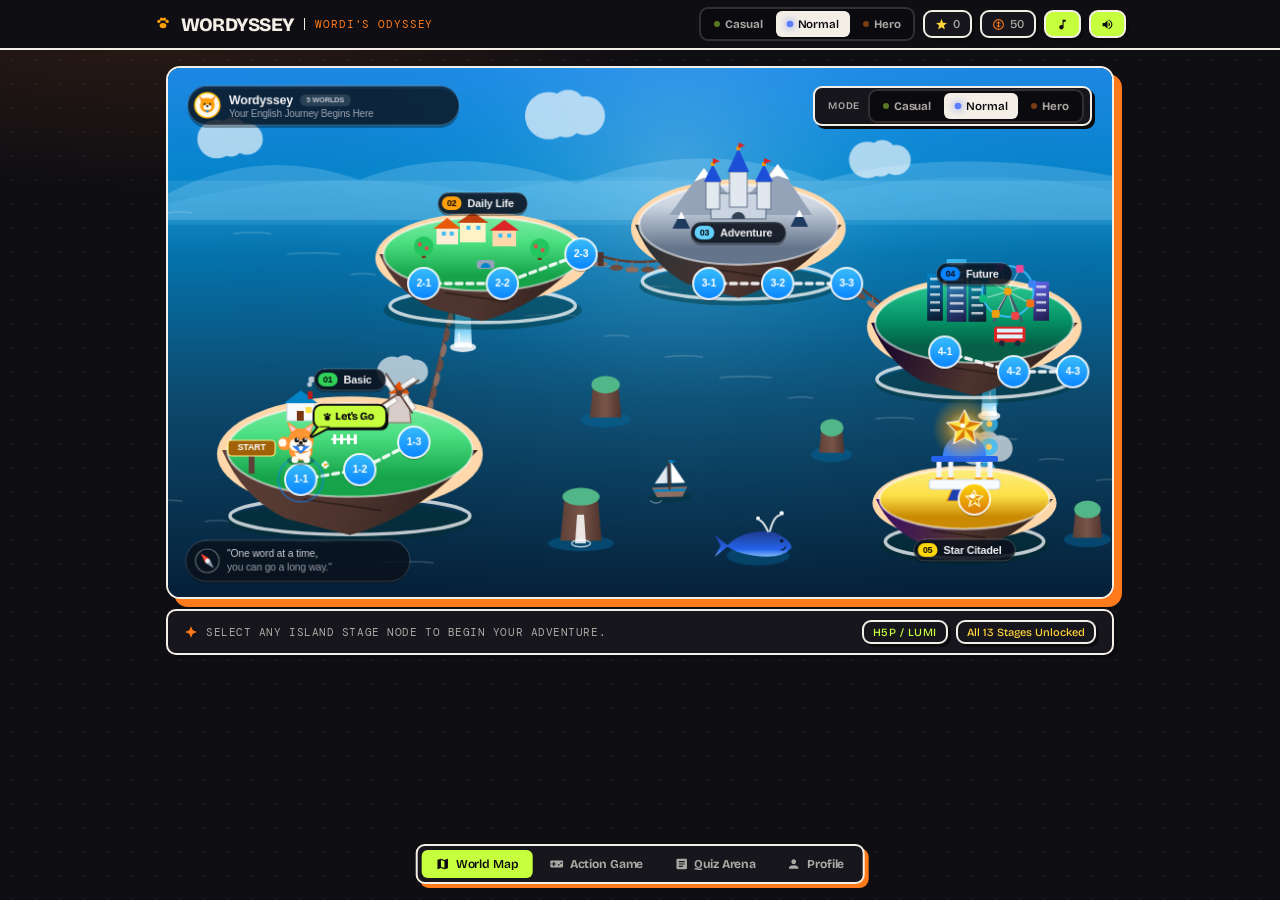
<file: index.html>
<!DOCTYPE html>
<html lang="en">
<head>
  <meta charset="UTF-8">
  <meta name="viewport" content="width=device-width, initial-scale=1.0, maximum-scale=1.0, user-scalable=no">
  <title>Wordyssey</title>
  <link rel="preconnect" href="https://fonts.googleapis.com"><link rel="preconnect" href="https://fonts.gstatic.com" crossorigin><link href="https://fonts.googleapis.com/css2?family=Bricolage+Grotesque:opsz,wght@12..96,500;12..96,700;12..96,800&family=DM+Mono:wght@500&display=swap" rel="stylesheet">
  <link rel="stylesheet" href="style.css">
  <link rel="stylesheet" href="theme.css">
  <meta name="theme-color" content="#0f0e13">
</head>
<body>
  <div id="appleToast" class="toast" aria-live="polite"></div>

  <!-- Translucent Apple Navigation Bar -->
  <header class="nav">
    <div class="nav-inner">
      <div class="brand" id="brandHomeBtn">
        <svg viewBox="0 0 24 24" width="18" height="18">
          <ellipse cx="12" cy="14" rx="4.5" ry="3.5" fill="#ff9f0a"/>
          <circle cx="6.5" cy="8.5" r="2.2" fill="#ff9f0a"/>
          <circle cx="10" cy="5.5" r="2.2" fill="#ff9f0a"/>
          <circle cx="14" cy="5.5" r="2.2" fill="#ff9f0a"/>
          <circle cx="17.5" cy="8.5" r="2.2" fill="#ff9f0a"/>
        </svg>
        <span class="brand-name">Wordyssey</span>
        <span class="brand-sep"></span>
        <span class="brand-sub">Wordi's Odyssey</span>
      </div>

      <div class="nav-group">
        <div class="seg" id="headerDifficultyPicker" aria-label="Difficulty Mode">
          <button class="seg-btn" data-diff="casual" type="button"><span class="seg-dot"></span><span>Casual</span></button>
          <button class="seg-btn on" data-diff="normal" type="button"><span class="seg-dot"></span><span>Normal</span></button>
          <button class="seg-btn" data-diff="hero" type="button"><span class="seg-dot"></span><span>Hero</span></button>
        </div>

        <div class="pill pill-star" title="Stars">
          <svg viewBox="0 0 24 24"><path d="M12 17.27L18.18 21l-1.64-7.03L22 9.24l-7.19-.61L12 2 9.19 8.63 2 9.24l5.46 4.73L5.82 21z"/></svg>
          <span id="navTotalStars">0</span>
        </div>
        <div class="pill pill-coin" title="Coins">
          <svg viewBox="0 0 24 24"><circle cx="12" cy="12" r="9" fill="none" stroke="currentColor" stroke-width="2"/><path d="M12 7v10M9 9h6M9 15h6" stroke="currentColor" stroke-width="1.8" stroke-linecap="round"/></svg>
          <span id="navTotalCoins">0</span>
        </div>

        <button id="btnMusic" class="pill on" title="Toggle Music" type="button">
          <svg viewBox="0 0 24 24"><path d="M12 3v10.55c-.59-.34-1.27-.55-2-.55-2.21 0-4 1.79-4 4s1.79 4 4 4 4-1.79 4-4V7h4V3h-6z"/></svg>
        </button>
        <button id="btnSound" class="pill on" title="Toggle Sound" type="button">
          <svg viewBox="0 0 24 24"><path d="M3 9v6h4l5 5V4L7 9H3zm13.5 3c0-1.77-1.02-3.29-2.5-4.03v8.05c1.48-.73 2.5-2.25 2.5-4.02zM14 3.23v2.06c2.89.86 5 3.54 5 6.71s-2.11 5.85-5 6.71v2.06c4.01-.91 7-4.49 7-8.77s-2.99-7.86-7-8.77z"/></svg>
        </button>
      </div>
    </div>
  </header>

  <main class="main">

    <!-- VIEW 1: Overworld Map -->
    <section id="viewWorldMap" class="view on">
      <div class="map-wrap">
        <canvas id="worldMapCanvas" width="960" height="540"></canvas>

        <div class="map-diff" id="mapFloatingDiff">
          <span class="map-diff-label">Mode</span>
          <div class="seg" id="mapDifficultyPicker">
            <button class="seg-btn" data-diff="casual" type="button"><span class="seg-dot"></span><span>Casual</span></button>
            <button class="seg-btn on" data-diff="normal" type="button"><span class="seg-dot"></span><span>Normal</span></button>
            <button class="seg-btn" data-diff="hero" type="button"><span class="seg-dot"></span><span>Hero</span></button>
          </div>
        </div>

        <div id="mapNodeCard" class="node-card hidden">
          <div>
            <div id="mapNodeTitle" class="node-title">1-1 Basic Meadow</div>
            <div id="mapNodeDesc" class="node-desc">Collect 10 stars</div>
            <div style="margin-top: 6px;">
              <button id="mapNodeDifficultyBtn" class="chip" title="Cycle difficulty" type="button">
                <span class="chip-dot"></span>
                <span id="mapNodeDifficultyPill">Normal · 1.25x</span>
                <svg viewBox="0 0 24 24" fill="none" stroke="currentColor" stroke-width="2" stroke-linecap="round" stroke-linejoin="round"><path d="M17 1l4 4-4 4"/><path d="M3 11V9a4 4 0 0 1 4-4h14"/><path d="M7 23l-4-4 4-4"/><path d="M21 13v2a4 4 0 0 1-4 4H3"/></svg>
              </button>
            </div>
          </div>
          <button id="btnLaunchMapLevel" class="btn-primary" style="height: 34px; padding: 0 16px; font-size: 13px;" type="button">
            <svg viewBox="0 0 24 24" width="12" height="12" fill="currentColor"><path d="M8 5v14l11-7z"/></svg>
            <span>Play</span>
          </button>
        </div>
      </div>

      <div class="map-bar">
        <div style="display:flex;align-items:center;gap:8px;">
          <svg viewBox="0 0 24 24" width="14" height="14" fill="var(--orange)"><path d="M12 2L9 9l-7 3 7 3 3 7 3-7 7-3-7-3z"/></svg>
          <span>Select any island stage node to begin your adventure.</span>
        </div>
        <div style="display:flex;align-items:center;gap:8px;">
          <a id="btnH5PConnect" href="h5p-connect.html" class="chip" style="color:var(--lime);text-decoration:none;">H5P / Lumi</a>
          <button id="btnUnlockAllStages" class="chip" style="color:var(--yellow);" type="button">All 13 Stages Unlocked</button>
        </div>
      </div>
    </section>

    <!-- VIEW 2: Action Game -->
    <section id="viewActionGame" class="view">
      <div class="game-wrap" id="gameViewport">
        <canvas id="gameCanvas" width="960" height="540"></canvas>

        <div class="hud" id="hudOverlay">
          <div class="hud-row">
            <button id="btnReturnToMapFromHud" class="glass hud-btn" title="Return to Map" type="button">
              <svg viewBox="0 0 24 24" width="13" height="13" fill="currentColor"><path d="M20.5 3l-.16.03L15 5.1 9 3 3.36 4.9c-.21.07-.36.25-.36.48V20.5c0 .28.22.5.5.5l.16-.03L9 18.9l6 2.1 5.64-1.9c.21-.07.36-.25.36-.48V3.5c0-.28-.22-.5-.5-.5zM15 19l-6-2.11V5l6 2.11V19z"/></svg>
              <span>Map</span>
            </button>

            <div class="glass">
              <div class="avatar">
                <svg viewBox="0 0 32 32" width="17" height="17">
                  <ellipse cx="16" cy="18" rx="10" ry="9" fill="#ff9533"/>
                  <path d="M7 11 L10 4 L14 11 Z" fill="#ff9533"/>
                  <path d="M9 10 L10 6 L13 10 Z" fill="#fff0d4"/>
                  <path d="M25 11 L22 4 L18 11 Z" fill="#ff9533"/>
                  <path d="M23 10 L22 6 L19 10 Z" fill="#fff0d4"/>
                  <ellipse cx="16" cy="21" rx="6.5" ry="5" fill="#fff9ee"/>
                  <circle cx="12.5" cy="16" r="1.5" fill="#1c1917"/>
                  <circle cx="19.5" cy="16" r="1.5" fill="#1c1917"/>
                  <ellipse cx="16" cy="19.5" rx="1.8" ry="1.2" fill="#1c1917"/>
                  <path d="M9 25 L23 25 L16 30 Z" fill="#0a84ff"/>
                  <circle cx="16" cy="27" r="1" fill="#fff"/>
                </svg>
              </div>
              <div class="hud-sep"></div>
              <div class="hud-hearts" id="hudHearts"></div>
              <div class="hud-sep"></div>
              <div class="hud-stars">
                <svg viewBox="0 0 24 24" width="12" height="12" fill="var(--yellow)"><path d="M12 17.27L18.18 21l-1.64-7.03L22 9.24l-7.19-.61L12 2 9.19 8.63 2 9.24l5.46 4.73L5.82 21z"/></svg>
                <span id="hudStarCount">0</span><span style="color:var(--label-tertiary);font-weight:400;">/10</span>
              </div>
            </div>

            <div class="hud-score-group">
              <div class="glass hud-score-box">
                <span class="score-label">SCORE</span>
                <span id="hudScore" class="score-val">0</span>
              </div>
              <div class="hud-powerups" id="hudPowerupBar"></div>
            </div>

            <div class="glass">
              <div class="hud-stage">
                <span id="hudStageBadge" class="hud-stage-name">Stage 1</span>
              </div>
              <div class="hud-sep"></div>
              <button id="hudDifficultyBadge" class="diff-badge" title="Cycle difficulty" type="button">NORMAL</button>
              <div class="hud-sep"></div>
              <div class="hud-best">
                <span style="font-size:9px;letter-spacing:0.05em;color:var(--label-tertiary);font-weight:600;">BEST </span>
                <span id="hudHighScore">0</span>
              </div>
            </div>
          </div>
        </div>

        <!-- Start modal -->
        <div class="modal active" id="modalStart">
          <div class="sheet">
            <div class="sheet-icon char">
              <svg viewBox="0 0 64 64" width="44" height="44">
                <ellipse cx="32" cy="36" rx="20" ry="18" fill="#ff9533"/>
                <path d="M14 24 L20 10 L28 22 Z" fill="#ff9533"/>
                <path d="M17 22 L20 13 L25 21 Z" fill="#fff0d4"/>
                <path d="M50 24 L44 10 L36 22 Z" fill="#ff9533"/>
                <path d="M47 22 L44 13 L39 21 Z" fill="#fff0d4"/>
                <ellipse cx="32" cy="42" rx="14" ry="10" fill="#fff9ee"/>
                <circle cx="25" cy="33" r="3.2" fill="#1c1917"/>
                <circle cx="26.5" cy="32" r="1.2" fill="#fff"/>
                <circle cx="39" cy="33" r="3.2" fill="#1c1917"/>
                <circle cx="40.5" cy="32" r="1.2" fill="#fff"/>
                <ellipse cx="32" cy="39" rx="3" ry="2" fill="#1c1917"/>
                <path d="M18 48 L46 48 L32 58 Z" fill="#0a84ff"/>
                <circle cx="32" cy="52" r="1.8" fill="#fff"/>
              </svg>
            </div>
            <h1 class="h1">Wordyssey</h1>
            <p class="sub">Explore floating worlds, leap across chasms, and master English vocabulary with Wordi the Inu.</p>

            <div class="diff-picker">
              <div class="diff-label">Difficulty</div>
              <div class="seg" id="difficultyPicker">
                <button class="seg-btn" data-diff="casual" type="button"><span class="seg-dot"></span><span>Casual</span></button>
                <button class="seg-btn on" data-diff="normal" type="button"><span class="seg-dot"></span><span>Normal</span></button>
                <button class="seg-btn" data-diff="hero" type="button"><span class="seg-dot"></span><span>Hero 2x</span></button>
              </div>
              <div id="difficultyDesc" class="diff-desc">3 Hearts · Standard Pace · 12s Quiz · 1.25x</div>
            </div>

            <table class="keys">
              <tbody>
                <tr><td>Move</td><td><kbd>A</kbd> <kbd>D</kbd> or <kbd>Left</kbd> <kbd>Right</kbd></td></tr>
                <tr><td>Jump</td><td><kbd>W</kbd> or <kbd>Space</kbd></td></tr>
                <tr><td>Bark Blast</td><td><kbd>J</kbd> or <kbd>Click</kbd></td></tr>
                <tr><td>Pause</td><td><kbd>Esc</kbd></td></tr>
                <tr><td>Restart</td><td><kbd>R</kbd></td></tr>
              </tbody>
            </table>

            <div class="btn-stack">
              <button id="btnStartGame" class="btn-primary" type="button">Start Adventure</button>
              <button id="btnReturnToMapFromStart" class="btn-secondary" type="button">World Map</button>
            </div>
          </div>
        </div>

        <!-- Quiz modal -->
        <div class="modal" id="modalWordChallenge">
          <div class="sheet" style="max-width:440px;">
            <span class="quiz-tag">Word Challenge</span>
            <h2 class="h2">Identify the Item</h2>
            <p class="sub" style="margin-bottom:8px;">Choose correctly for a Shield and +500 pts.</p>
            <div class="quiz-box">
              <canvas id="quizClueCanvas" width="96" height="96" class="quiz-clue-canvas"></canvas>
              <div class="quiz-q" id="quizQuestionText">What is this?</div>
            </div>
            <div class="quiz-grid" id="quizOptionsGrid"></div>
            <div class="progress-track"><div class="progress-fill" id="quizTimerFill"></div></div>
          </div>
        </div>

        <!-- Pause -->
        <div class="modal" id="modalPause">
          <div class="sheet">
            <h2 class="h2">Paused</h2>
            <p class="sub">Wordi is waiting on the cliffs.</p>
            <div class="btn-stack">
              <button id="btnResume" class="btn-primary" type="button">Resume</button>
              <button id="btnRestartFromPause" class="btn-secondary" type="button">Restart Stage</button>
              <button id="btnReturnToMapFromPause" class="btn-secondary" type="button">World Map</button>
            </div>
          </div>
        </div>

        <!-- Stage Clear -->
        <div class="modal" id="modalStageClear">
          <div class="sheet">
            <div class="sheet-icon trophy">
              <svg viewBox="0 0 24 24" width="30" height="30" fill="var(--yellow)"><path d="M19 5h-2V3H7v2H5c-1.1 0-2 .9-2 2v1c0 2.55 1.92 4.63 4.39 4.94.63 1.5 1.98 2.63 3.61 2.96V19H7v2h10v-2h-4v-3.1c1.63-.33 2.98-1.46 3.61-2.96C19.08 12.63 21 10.55 21 8V7c0-1.1-.9-2-2-2zM5 8V7h2v3.82C5.84 10.4 5 9.3 5 8zm14 0c0 1.3-.84 2.4-2 2.82V7h2v1z"/></svg>
            </div>
            <h2 class="h2">Stage Complete</h2>
            <p class="sub">All 10 stars collected.</p>
            <div class="reward-box"><p>+1,000 PTS · +3 Stars · +50 Coins</p></div>
            <div class="btn-stack">
              <button id="btnNextStage" class="btn-primary" type="button">Next Stage</button>
              <button id="btnReturnToMapWin" class="btn-secondary" type="button">World Map</button>
            </div>
          </div>
        </div>

        <!-- Game Over -->
        <div class="modal" id="modalGameOver">
          <div class="sheet">
            <div class="sheet-icon fail">
              <svg viewBox="0 0 24 24" width="28" height="28" fill="var(--red)"><path d="M12 2C6.48 2 2 6.48 2 12s4.48 10 10 10 10-4.48 10-10S17.52 2 12 2zm1 15h-2v-2h2v2zm0-4h-2V7h2v6z"/></svg>
            </div>
            <h2 class="h2">Game Over</h2>
            <p class="sub">Every journey starts one word at a time.</p>
            <table class="keys">
              <tbody>
                <tr><td>Final Score</td><td id="goFinalScore" style="font-family:var(--sf-mono);">0</td></tr>
                <tr><td>Best</td><td id="goHighScore" style="font-family:var(--sf-mono);color:var(--yellow);">0</td></tr>
                <tr><td>Stage</td><td id="goStage">Stage 1</td></tr>
                <tr><td>Words Learned</td><td id="goWords" style="color:var(--blue);">0</td></tr>
              </tbody>
            </table>
            <div class="btn-stack">
              <button id="btnRestartGameOver" class="btn-primary" type="button">Try Again</button>
              <button id="btnReturnToMapFail" class="btn-secondary" type="button">World Map</button>
            </div>
          </div>
        </div>

        <!-- Touch -->
        <div class="touch" id="touchControls">
          <div class="touch-grp">
            <button class="touch-btn" id="btnTouchLeft" aria-label="Left" type="button"><svg viewBox="0 0 24 24" width="20" height="20" fill="currentColor"><path d="M15.41 7.41L14 6l-6 6 6 6 1.41-1.41L10.83 12z"/></svg></button>
            <button class="touch-btn" id="btnTouchRight" aria-label="Right" type="button"><svg viewBox="0 0 24 24" width="20" height="20" fill="currentColor"><path d="M10 6L8.59 7.41 13.17 12l-4.58 4.59L10 18l6-6z"/></svg></button>
          </div>
          <div class="touch-grp">
            <button class="touch-btn" id="btnTouchJump" aria-label="Jump" type="button"><svg viewBox="0 0 24 24" width="20" height="20" fill="currentColor"><path d="M7.41 15.41L12 10.83l4.59 4.58L18 14l-6-6-6 6z"/></svg></button>
            <button class="touch-btn action" id="btnTouchBark" aria-label="Bark" type="button"><svg viewBox="0 0 24 24" width="18" height="18" fill="currentColor"><path d="M12 2L9.19 8.63 2 9.24l5.46 4.73L5.82 21 12 17.27 18.18 21l-1.64-7.03L22 9.24l-7.19-.61z"/></svg></button>
          </div>
        </div>
      </div>
    </section>

    <!-- VIEW 3: Quiz Arena -->
    <section id="viewQuizArena" class="view">
      <div class="arena">
        <div class="arena-header">
          <span class="quiz-tag" style="margin:0;">Training Arena</span>
          <button id="btnReturnToMapFromQuiz" class="btn-secondary" style="height:28px;padding:0 12px;font-size:11.5px;" type="button">World Map</button>
        </div>
        <h2 class="h2">Vocabulary Mastery</h2>
        <p class="sub" style="margin-bottom:6px;">Build streaks, earn Stars and Coins.</p>

        <div class="arena-filters" id="arenaTopicFilters">
          <button class="filter-btn on" data-topic="all" type="button">All</button>
          <button class="filter-btn" data-topic="food" type="button">Food</button>
          <button class="filter-btn" data-topic="animals" type="button">Animals</button>
          <button class="filter-btn" data-topic="objects" type="button">Objects</button>
          <button class="filter-btn" data-topic="places" type="button">Places</button>
        </div>

        <div class="arena-stats">
          <div>Streak: <strong id="arenaStreak" style="color:var(--orange);">0x</strong></div>
          <div>Accuracy: <strong id="arenaAccuracy" style="color:var(--green);">100%</strong></div>
          <div>Coins: <strong id="arenaCoins" style="color:var(--yellow);">+0</strong></div>
        </div>

        <div class="arena-stage">
          <canvas id="arenaClueCanvas" width="100" height="100" class="quiz-clue-canvas"></canvas>
          <div id="arenaQuestionPrompt" style="font-size:15px;font-weight:600;margin-bottom:4px;">Choose the correct word</div>
          <button id="btnPlayWordAudio" class="arena-audio" type="button">
            <svg viewBox="0 0 24 24"><path d="M3 9v6h4l5 5V4L7 9H3zm13.5 3c0-1.77-1.02-3.29-2.5-4.03v8.05c1.48-.73 2.5-2.25 2.5-4.02z"/></svg>
            Pronounce
          </button>
        </div>

        <div class="arena-grid" id="arenaChoicesGrid"></div>
        <div style="font-size:11.5px;color:var(--label-tertiary);">Correct = +10 Coins · 5+ Streak = Star Trophy</div>
      </div>
    </section>

    <!-- VIEW 4: Profile -->
    <section id="viewProfile" class="view">
      <div class="profile">
        <div class="profile-top">
          <div>
            <h2 class="h2" style="text-align:left;margin-bottom:2px;">Wordi the Inu</h2>
            <p class="sub" style="text-align:left;">Character design, expressions, and color palette.</p>
          </div>
          <button id="btnReturnToMapFromProfile" class="btn-secondary" style="height:30px;padding:0 14px;font-size:12px;" type="button">World Map</button>
        </div>

        <div class="profile-hero">
          <div class="profile-avatar">
            <canvas id="profileFaceCanvas" width="180" height="180"></canvas>
          </div>
          <div class="meta-grid">
            <div class="meta-card"><div class="meta-label-text">Name</div><div class="meta-val-text">Wordi the Inu</div></div>
            <div class="meta-card"><div class="meta-label-text">Personality</div><div class="meta-val-text">Friendly, Cheerful, Adventurous</div></div>
            <div class="meta-card"><div class="meta-label-text">Role</div><div class="meta-val-text">Companion in English Discovery</div></div>
            <div class="meta-card"><div class="meta-label-text">Philosophy</div><div class="meta-val-text">"Word" + "Odyssey" = Wordyssey</div></div>
          </div>
        </div>

        <div class="section-label">Expressions</div>
        <div class="expr-grid">
          <div class="expr-card on" data-expr="happy">
            <svg viewBox="0 0 24 24" width="20" height="20" fill="none" stroke="#ff9f0a" stroke-width="2" stroke-linecap="round"><circle cx="12" cy="12" r="10"/><path d="M8 13.5s1.5 2.5 4 2.5 4-2.5 4-2.5"/><circle cx="9" cy="9.5" r="1" fill="#ff9f0a"/><circle cx="15" cy="9.5" r="1" fill="#ff9f0a"/></svg>
            <div class="expr-name">Happy</div>
          </div>
          <div class="expr-card" data-expr="surprised">
            <svg viewBox="0 0 24 24" width="20" height="20" fill="none" stroke="#64d2ff" stroke-width="2" stroke-linecap="round"><circle cx="12" cy="12" r="10"/><circle cx="12" cy="15" r="2.5" fill="#64d2ff"/><circle cx="9" cy="9.5" r="1.2" fill="#64d2ff"/><circle cx="15" cy="9.5" r="1.2" fill="#64d2ff"/></svg>
            <div class="expr-name">Surprised</div>
          </div>
          <div class="expr-card" data-expr="sad">
            <svg viewBox="0 0 24 24" width="20" height="20" fill="none" stroke="#0a84ff" stroke-width="2" stroke-linecap="round"><circle cx="12" cy="12" r="10"/><path d="M16 16s-1.5-2-4-2-4 2-4 2"/><circle cx="9" cy="10" r="1" fill="#0a84ff"/><circle cx="15" cy="10" r="1" fill="#0a84ff"/></svg>
            <div class="expr-name">Sad</div>
          </div>
          <div class="expr-card" data-expr="excited">
            <svg viewBox="0 0 24 24" width="20" height="20" fill="none" stroke="#ff375f" stroke-width="2" stroke-linecap="round"><circle cx="12" cy="12" r="10"/><path d="M8 13.5s1.5 3 4 3 4-3 4-3"/></svg>
            <div class="expr-name">Excited</div>
          </div>
        </div>

        <div style="margin-bottom:20px;">
          <div class="section-label">Character Views</div>
          <div class="expr-grid" style="grid-template-columns:repeat(3,1fr);">
            <div class="expr-card character-view-btn on" data-view="front"><div style="font-size:12px;font-weight:600;">Front</div><div class="expr-name" style="margin-top:2px;">Portrait</div></div>
            <div class="expr-card character-view-btn" data-view="side"><div style="font-size:12px;font-weight:600;">Side</div><div class="expr-name" style="margin-top:2px;">Running</div></div>
            <div class="expr-card character-view-btn" data-view="back"><div style="font-size:12px;font-weight:600;">Back</div><div class="expr-name" style="margin-top:2px;">Tail</div></div>
          </div>
        </div>

        <div class="section-label">Color Palette</div>
        <div class="swatch-grid">
          <div class="swatch"><div class="swatch-dot" style="background:#ff9533;"></div><div><div class="swatch-label">Orange</div><div class="swatch-desc">Energy</div></div></div>
          <div class="swatch"><div class="swatch-dot" style="background:#fff4e0;"></div><div><div class="swatch-label">Cream</div><div class="swatch-desc">Warmth</div></div></div>
          <div class="swatch"><div class="swatch-dot" style="background:#0a84ff;"></div><div><div class="swatch-label">Blue</div><div class="swatch-desc">Trust</div></div></div>
          <div class="swatch"><div class="swatch-dot" style="background:#ff9eaa;"></div><div><div class="swatch-label">Pink</div><div class="swatch-desc">Cheer</div></div></div>
        </div>
      </div>
    </section>

  </main>

  <!-- Floating Dock -->
  <nav class="dock" id="mainDock">
    <button class="dock-btn on" data-tab="map" type="button">
      <svg viewBox="0 0 24 24"><path d="M20.5 3l-.16.03L15 5.1 9 3 3.36 4.9c-.21.07-.36.25-.36.48V20.5c0 .28.22.5.5.5l.16-.03L9 18.9l6 2.1 5.64-1.9c.21-.07.36-.25.36-.48V3.5c0-.28-.22-.5-.5-.5zM15 19l-6-2.11V5l6 2.11V19z"/></svg>
      <span>World Map</span>
    </button>
    <button class="dock-btn" data-tab="game" type="button">
      <svg viewBox="0 0 24 24"><path d="M21 6H3c-1.1 0-2 .9-2 2v8c0 1.1.9 2 2 2h18c1.1 0 2-.9 2-2V8c0-1.1-.9-2-2-2zm-10 7H8v3H6v-3H3v-2h3V8h2v3h3v2zm4.5 2c-.83 0-1.5-.67-1.5-1.5s.67-1.5 1.5-1.5 1.5.67 1.5 1.5-.67 1.5-1.5 1.5zm4-3c-.83 0-1.5-.67-1.5-1.5S18.67 9 19.5 9s1.5.67 1.5 1.5-.67 1.5-1.5 1.5z"/></svg>
      <span>Action Game</span>
    </button>
    <button class="dock-btn" data-tab="quiz" type="button">
      <svg viewBox="0 0 24 24"><path d="M19 3H5c-1.1 0-2 .9-2 2v14c0 1.1.9 2 2 2h14c1.1 0 2-.9 2-2V5c0-1.1-.9-2-2-2zm-5 14H7v-2h7v2zm3-4H7v-2h10v2zm0-4H7V7h10v2z"/></svg>
      <span>Quiz Arena</span>
    </button>
    <button class="dock-btn" data-tab="profile" type="button">
      <svg viewBox="0 0 24 24"><path d="M12 12c2.21 0 4-1.79 4-4s-1.79-4-4-4-4 1.79-4 4 1.79 4 4 4zm0 2c-2.67 0-8 1.34-8 4v2h16v-2c0-2.66-5.33-4-8-4z"/></svg>
      <span>Profile</span>
    </button>
  </nav>

  <script src="sound.js"></script>
  <script src="game.js"></script>
  <script src="enhance.js"></script>
</body>
</html>
</file>
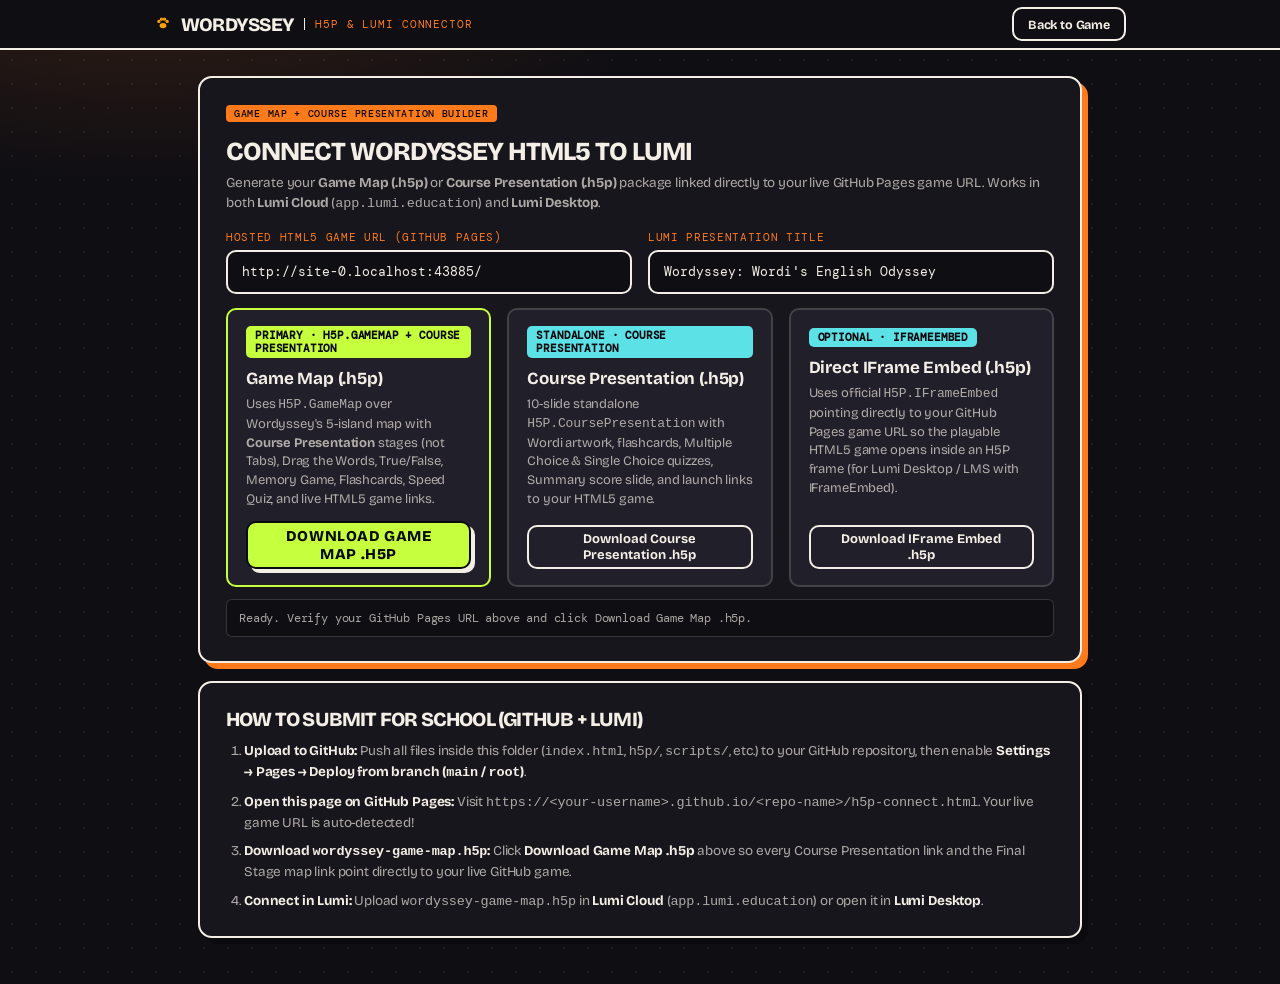
<file: h5p-connect.html>
<!DOCTYPE html>
<html lang="en">
<head>
  <meta charset="UTF-8">
  <meta name="viewport" content="width=device-width, initial-scale=1.0">
  <title>Wordyssey — Connect GitHub &amp; Lumi (.h5p)</title>
  <link rel="preconnect" href="https://fonts.googleapis.com">
  <link rel="preconnect" href="https://fonts.gstatic.com" crossorigin>
  <link href="https://fonts.googleapis.com/css2?family=Bricolage+Grotesque:opsz,wght@12..96,500;12..96,700;12..96,800&family=DM+Mono:wght@500&display=swap" rel="stylesheet">
  <link rel="stylesheet" href="style.css">
  <link rel="stylesheet" href="theme.css">
  <style>
    body {
      min-height: 100vh;
      padding-bottom: 48px;
      overflow-y: auto;
    }
    .h5p-shell {
      max-width: 920px;
      margin: 26px auto 0;
      padding: 0 18px;
      display: grid;
      gap: 18px;
    }
    .h5p-card {
      background: var(--surface);
      border: 2px solid var(--label);
      border-radius: var(--r-lg);
      box-shadow: 6px 6px 0 var(--orange);
      padding: 24px 26px;
    }
    .h5p-card.secondary {
      box-shadow: 6px 6px 0 var(--ink);
    }
    .h5p-row {
      display: grid;
      grid-template-columns: repeat(auto-fit, minmax(260px, 1fr));
      gap: 16px;
      margin-top: 14px;
    }
    .h5p-box {
      background: var(--surface-elevated);
      border: 2px solid var(--separator-subtle);
      border-radius: var(--r-md);
      padding: 16px 18px;
      display: flex;
      flex-direction: column;
      justify-content: space-between;
      gap: 12px;
    }
    .h5p-label {
      display: block;
      font-family: var(--sf-mono);
      font-size: 11px;
      text-transform: uppercase;
      letter-spacing: 0.06em;
      color: var(--orange);
      margin-bottom: 6px;
    }
    .h5p-input {
      width: 100%;
      box-sizing: border-box;
      height: 44px;
      padding: 0 14px;
      border-radius: var(--r-md);
      border: 2px solid var(--label);
      background: var(--bg);
      color: var(--label);
      font-family: var(--sf-mono);
      font-size: 13px;
    }
    .h5p-input:focus {
      outline: 3px solid var(--lime);
      outline-offset: 2px;
    }
    .h5p-badge {
      display: inline-block;
      font-family: var(--sf-mono);
      font-size: 10.5px;
      font-weight: 700;
      text-transform: uppercase;
      padding: 3px 9px;
      border-radius: 5px;
      background: var(--lime);
      color: var(--ink);
    }
    .h5p-badge.alt {
      background: var(--teal);
    }
    .h5p-status {
      font-family: var(--sf-mono);
      font-size: 12px;
      padding: 10px 12px;
      border-radius: var(--r-sm);
      border: 1.5px solid var(--separator-subtle);
      background: var(--bg);
      color: var(--label-secondary);
      margin-top: 12px;
    }
    .h5p-status.ok {
      border-color: var(--lime);
      color: var(--lime);
    }
    .h5p-status.err {
      border-color: var(--red);
      color: var(--red);
    }
    .h5p-steps {
      margin: 10px 0 0 18px;
      padding: 0;
      display: grid;
      gap: 8px;
      color: var(--label-secondary);
      font-size: 13.5px;
      line-height: 1.5;
    }
    .h5p-steps strong { color: var(--label); }
    .h5p-file-row {
      display: flex;
      flex-wrap: wrap;
      align-items: center;
      gap: 10px;
      margin-top: 12px;
    }
    .hidden { display: none !important; }
  </style>
</head>
<body>
  <header class="nav">
    <div class="nav-inner">
      <a class="brand" href="index.html" style="text-decoration:none;color:inherit;">
        <svg viewBox="0 0 24 24" width="18" height="18">
          <ellipse cx="12" cy="14" rx="4.5" ry="3.5" fill="#ff9f0a"/>
          <circle cx="6.5" cy="8.5" r="2.2" fill="#ff9f0a"/>
          <circle cx="10" cy="5.5" r="2.2" fill="#ff9f0a"/>
          <circle cx="14" cy="5.5" r="2.2" fill="#ff9f0a"/>
          <circle cx="17.5" cy="8.5" r="2.2" fill="#ff9f0a"/>
        </svg>
        <span class="brand-name">Wordyssey</span>
        <span class="brand-sep"></span>
        <span class="brand-sub">H5P &amp; Lumi Connector</span>
      </a>
      <div class="nav-group">
        <a href="index.html" class="btn-secondary" style="height:34px;padding:0 14px;display:inline-flex;align-items:center;text-decoration:none;font-size:12.5px;">Back to Game</a>
      </div>
    </div>
  </header>

  <main class="h5p-shell">
    <section class="h5p-card">
      <span class="quiz-tag">Game Map + Course Presentation Builder</span>
      <h1 class="h2" style="margin-top:10px;margin-bottom:6px;text-align:left;">Connect Wordyssey HTML5 to Lumi</h1>
      <p class="sub" style="text-align:left;margin-bottom:16px;">
        Generate your <strong>Game Map (.h5p)</strong> or <strong>Course Presentation (.h5p)</strong> package linked directly to your live GitHub Pages game URL. Works in both <strong>Lumi Cloud</strong> (<code>app.lumi.education</code>) and <strong>Lumi Desktop</strong>.
      </p>

      <div class="h5p-row" style="margin-top:0;">
        <div>
          <label class="h5p-label" for="gameUrlInput">Hosted HTML5 Game URL (GitHub Pages)</label>
          <input class="h5p-input" id="gameUrlInput" type="url" placeholder="https://your-username.github.io/wordyssey/">
        </div>
        <div>
          <label class="h5p-label" for="pkgTitleInput">Lumi Presentation Title</label>
          <input class="h5p-input" id="pkgTitleInput" type="text" value="Wordyssey: Wordi's English Odyssey">
        </div>
      </div>

      <div id="localFilePickerWrap" class="h5p-file-row hidden">
        <span style="font-size:12.5px;color:var(--yellow);">Opened via <code>file://</code> — select a template from <code>h5p/</code> (e.g. <code>wordyssey-game-map.h5p</code>) to patch offline:</span>
        <input type="file" id="manualCpFile" accept=".h5p,.zip" style="color:var(--label);font-size:12px;">
      </div>

      <div class="h5p-row">
        <div class="h5p-box" style="border-color:var(--lime);">
          <div>
            <span class="h5p-badge">Primary · H5P.GameMap + Course Presentation</span>
            <h3 style="margin:10px 0 6px;font-size:17px;">Game Map (.h5p)</h3>
            <p style="margin:0;font-size:13px;color:var(--label-secondary);line-height:1.45;">
              Uses <code>H5P.GameMap</code> over Wordyssey's 5-island map with <strong>Course Presentation</strong> stages (not Tabs), Drag the Words, True/False, Memory Game, Flashcards, Speed Quiz, and live HTML5 game links.
            </p>
          </div>
          <button id="btnBuildGameMap" class="btn-primary" type="button">Download Game Map .h5p</button>
        </div>

        <div class="h5p-box">
          <div>
            <span class="h5p-badge alt">Standalone · Course Presentation</span>
            <h3 style="margin:10px 0 6px;font-size:17px;">Course Presentation (.h5p)</h3>
            <p style="margin:0;font-size:13px;color:var(--label-secondary);line-height:1.45;">
              10-slide standalone <code>H5P.CoursePresentation</code> with Wordi artwork, flashcards, Multiple Choice &amp; Single Choice quizzes, Summary score slide, and launch links to your HTML5 game.
            </p>
          </div>
          <button id="btnBuildCoursePresentation" class="btn-secondary" style="height:44px;font-size:13px;" type="button">Download Course Presentation .h5p</button>
        </div>

        <div class="h5p-box">
          <div>
            <span class="h5p-badge alt">Optional · IFrameEmbed</span>
            <h3 style="margin:10px 0 6px;font-size:17px;">Direct IFrame Embed (.h5p)</h3>
            <p style="margin:0;font-size:13px;color:var(--label-secondary);line-height:1.45;">
              Uses official <code>H5P.IFrameEmbed</code> pointing directly to your GitHub Pages game URL so the playable HTML5 game opens inside an H5P frame (for Lumi Desktop / LMS with IFrameEmbed).
            </p>
          </div>
          <button id="btnBuildIframeUrl" class="btn-secondary" style="height:44px;font-size:13px;" type="button">Download IFrame Embed .h5p</button>
        </div>
      </div>

      <div id="statusBox" class="h5p-status">Ready. Verify your GitHub Pages URL above and click Download Game Map .h5p.</div>
    </section>

    <section class="h5p-card secondary">
      <h2 class="h2" style="text-align:left;font-size:20px;margin-bottom:8px;">How to Submit for School (GitHub + Lumi)</h2>
      <ol class="h5p-steps">
        <li><strong>Upload to GitHub:</strong> Push all files inside this folder (<code>index.html</code>, <code>h5p/</code>, <code>scripts/</code>, etc.) to your GitHub repository, then enable <strong>Settings &rarr; Pages &rarr; Deploy from branch (<code>main</code> / <code>root</code>)</strong>.</li>
        <li><strong>Open this page on GitHub Pages:</strong> Visit <code>https://&lt;your-username&gt;.github.io/&lt;repo-name&gt;/h5p-connect.html</code>. Your live game URL is auto-detected!</li>
        <li><strong>Download <code>wordyssey-game-map.h5p</code>:</strong> Click <strong>Download Game Map .h5p</strong> above so every Course Presentation link and the Final Stage map link point directly to your live GitHub game.</li>
        <li><strong>Connect in Lumi:</strong> Upload <code>wordyssey-game-map.h5p</code> in <strong>Lumi Cloud</strong> (<code>app.lumi.education</code>) or open it in <strong>Lumi Desktop</strong>.</li>
      </ol>
    </section>
  </main>

  <script>
    (() => {
      'use strict';

      const urlInput = document.getElementById('gameUrlInput');
      const titleInput = document.getElementById('pkgTitleInput');
      const statusBox = document.getElementById('statusBox');
      const manualWrap = document.getElementById('localFilePickerWrap');
      const manualInput = document.getElementById('manualCpFile');

      const setStatus = (msg, kind = '') => {
        statusBox.textContent = msg;
        statusBox.className = 'h5p-status' + (kind ? ' ' + kind : '');
      };

      // Auto-detect hosted URL when served over HTTP(S)
      if (window.location.protocol === 'http:' || window.location.protocol === 'https:') {
        urlInput.value = new URL('./', window.location.href).href;
      } else {
        urlInput.value = 'https://your-username.github.io/wordyssey/';
        manualWrap.classList.remove('hidden');
      }

      /* ---- Minimal Zero-Dependency ZIP Reader & Patcher (preserves untouched DEFLATE entries verbatim) ---- */
      const crcTable = (() => {
        const t = new Uint32Array(256);
        for (let i = 0; i < 256; i++) {
          let c = i;
          for (let k = 0; k < 8; k++) c = (c & 1) ? (0xedb88320 ^ (c >>> 1)) : (c >>> 1);
          t[i] = c >>> 0;
        }
        return t;
      })();

      const crc32 = (bytes) => {
        let c = 0xffffffff;
        for (let i = 0; i < bytes.length; i++) c = crcTable[(c ^ bytes[i]) & 0xff] ^ (c >>> 8);
        return (c ^ 0xffffffff) >>> 0;
      };

      async function inflateRaw(bytes) {
        if (typeof DecompressionStream === 'undefined') {
          throw new Error('Browser does not support DecompressionStream; use scripts/build_h5p.py instead.');
        }
        const ds = new DecompressionStream('deflate-raw');
        const w = ds.writable.getWriter();
        w.write(bytes);
        w.close();
        return new Uint8Array(await new Response(ds.readable).arrayBuffer());
      }

      async function deflateRaw(bytes) {
        if (typeof CompressionStream === 'undefined') return null;
        const cs = new CompressionStream('deflate-raw');
        const w = cs.writable.getWriter();
        w.write(bytes);
        w.close();
        return new Uint8Array(await new Response(cs.readable).arrayBuffer());
      }

      function parseZip(buffer) {
        const bytes = new Uint8Array(buffer);
        const dv = new DataView(buffer);
        const dec = new TextDecoder('utf-8');

        let eocd = -1;
        for (let i = bytes.length - 22; i >= Math.max(0, bytes.length - 65557); i--) {
          if (dv.getUint32(i, true) === 0x06054b50) {
            eocd = i;
            break;
          }
        }
        if (eocd === -1) throw new Error('Invalid .h5p archive (missing ZIP EOCD).');

        const cdCount = dv.getUint16(eocd + 10, true);
        const cdOffset = dv.getUint32(eocd + 16, true);
        const entries = [];
        let ptr = cdOffset;

        for (let i = 0; i < cdCount; i++) {
          if (dv.getUint32(ptr, true) !== 0x02014b50) throw new Error('Corrupt ZIP central directory.');
          const flags = dv.getUint16(ptr + 8, true);
          const method = dv.getUint16(ptr + 10, true);
          const mtime = dv.getUint16(ptr + 12, true);
          const mdate = dv.getUint16(ptr + 14, true);
          const crc = dv.getUint32(ptr + 16, true);
          const compSize = dv.getUint32(ptr + 20, true);
          const uncompSize = dv.getUint32(ptr + 24, true);
          const nameLen = dv.getUint16(ptr + 28, true);
          const extraLen = dv.getUint16(ptr + 30, true);
          const commentLen = dv.getUint16(ptr + 32, true);
          const extAttr = dv.getUint32(ptr + 38, true);
          const lfhOffset = dv.getUint32(ptr + 42, true);
          const nameBytes = bytes.slice(ptr + 46, ptr + 46 + nameLen);
          const name = dec.decode(nameBytes);

          if (dv.getUint32(lfhOffset, true) !== 0x04034b50) throw new Error('Corrupt ZIP local header: ' + name);
          const lfhNameLen = dv.getUint16(lfhOffset + 26, true);
          const lfhExtraLen = dv.getUint16(lfhOffset + 28, true);
          const dataStart = lfhOffset + 30 + lfhNameLen + lfhExtraLen;
          const compressedData = bytes.slice(dataStart, dataStart + compSize);

          entries.push({ name, nameBytes, flags, method, mtime, mdate, crc, compSize, uncompSize, extAttr, compressedData });
          ptr += 46 + nameLen + extraLen + commentLen;
        }
        return entries;
      }

      async function readEntryText(entry) {
        let raw = entry.compressedData;
        if (entry.method === 8) raw = await inflateRaw(raw);
        else if (entry.method !== 0) throw new Error('Unsupported ZIP method ' + entry.method);
        return new TextDecoder('utf-8').decode(raw);
      }

      async function replaceEntryText(entry, text) {
        const raw = new TextEncoder().encode(text);
        const crc = crc32(raw);
        const deflated = await deflateRaw(raw);
        if (deflated && deflated.length < raw.length) {
          entry.method = 8;
          entry.compressedData = deflated;
          entry.compSize = deflated.length;
        } else {
          entry.method = 0;
          entry.compressedData = raw;
          entry.compSize = raw.length;
        }
        entry.uncompSize = raw.length;
        entry.crc = crc;
        entry.flags = 0x0800; // UTF-8 filename
      }

      function buildZip(entries) {
        const localParts = [];
        const cdParts = [];
        let offset = 0;

        for (const e of entries) {
          const nameBytes = e.nameBytes || new TextEncoder().encode(e.name);
          const lfh = new ArrayBuffer(30);
          const lv = new DataView(lfh);
          lv.setUint32(0, 0x04034b50, true);
          lv.setUint16(4, 20, true);
          lv.setUint16(6, e.flags & ~0x0008, true); // strip data descriptor flag if any
          lv.setUint16(8, e.method, true);
          lv.setUint16(10, e.mtime || 0, true);
          lv.setUint16(12, e.mdate || 0x5421, true);
          lv.setUint32(14, e.crc >>> 0, true);
          lv.setUint32(18, e.compSize >>> 0, true);
          lv.setUint32(22, e.uncompSize >>> 0, true);
          lv.setUint16(26, nameBytes.length, true);
          lv.setUint16(28, 0, true);

          localParts.push(new Uint8Array(lfh), nameBytes, e.compressedData);

          const cdh = new ArrayBuffer(46);
          const cv = new DataView(cdh);
          cv.setUint32(0, 0x02014b50, true);
          cv.setUint16(4, 20, true);
          cv.setUint16(6, 20, true);
          cv.setUint16(8, e.flags & ~0x0008, true);
          cv.setUint16(10, e.method, true);
          cv.setUint16(12, e.mtime || 0, true);
          cv.setUint16(14, e.mdate || 0x5421, true);
          cv.setUint32(16, e.crc >>> 0, true);
          cv.setUint32(20, e.compSize >>> 0, true);
          cv.setUint32(24, e.uncompSize >>> 0, true);
          cv.setUint16(28, nameBytes.length, true);
          cv.setUint16(30, 0, true);
          cv.setUint16(32, 0, true);
          cv.setUint16(34, 0, true);
          cv.setUint16(36, 0, true);
          cv.setUint32(38, e.extAttr || 0, true);
          cv.setUint32(42, offset >>> 0, true);

          cdParts.push(new Uint8Array(cdh), nameBytes);
          offset += 30 + nameBytes.length + e.compressedData.length;
        }

        let cdSize = 0;
        for (const p of cdParts) cdSize += p.length;

        const eocd = new ArrayBuffer(22);
        const ev = new DataView(eocd);
        ev.setUint32(0, 0x06054b50, true);
        ev.setUint16(4, 0, true);
        ev.setUint16(6, 0, true);
        ev.setUint16(8, entries.length, true);
        ev.setUint16(10, entries.length, true);
        ev.setUint32(12, cdSize >>> 0, true);
        ev.setUint32(16, offset >>> 0, true);
        ev.setUint16(20, 0, true);

        return new Blob([...localParts, ...cdParts, new Uint8Array(eocd)], { type: 'application/zip' });
      }

      function splitUrl(rawUrl) {
        const u = rawUrl.trim();
        if (u.startsWith('https://')) return ['https://', u.slice(8)];
        if (u.startsWith('http://')) return ['http://', u.slice(7)];
        if (u.startsWith('/')) return ['/', u.slice(1)];
        return ['https://', u];
      }

      function downloadBlob(blob, filename) {
        const a = document.createElement('a');
        a.href = URL.createObjectURL(blob);
        a.download = filename;
        document.body.appendChild(a);
        a.click();
        setTimeout(() => { URL.revokeObjectURL(a.href); a.remove(); }, 1500);
      }

      async function loadTemplateBuffer(relativePath, manualInputEl) {
        if (window.location.protocol === 'file:') {
          if (manualInputEl && manualInputEl.files && manualInputEl.files[0]) {
            return await manualInputEl.files[0].arrayBuffer();
          }
          throw new Error('Select the template .h5p file above first, or run via GitHub Pages / localhost.');
        }
        const res = await fetch(relativePath);
        if (!res.ok) throw new Error('Could not load ' + relativePath + ' (HTTP ' + res.status + ').');
        return await res.arrayBuffer();
      }

      function patchLinksRecursive(obj, proto, rest) {
        let count = 0;
        if (!obj || typeof obj !== 'object') return 0;
        if (Array.isArray(obj)) {
          for (const item of obj) count += patchLinksRecursive(item, proto, rest);
          return count;
        }
        if (typeof obj.library === 'string' && obj.library.startsWith('H5P.Link') && obj.params) {
          obj.params.linkWidget = { protocol: proto, url: rest };
          count++;
        }
        if (obj.specialStageType === 'link' && typeof obj.specialStageLinkURL === 'string') {
          obj.specialStageLinkURL = proto + rest;
          count++;
        }
        for (const k of Object.keys(obj)) {
          count += patchLinksRecursive(obj[k], proto, rest);
        }
        return count;
      }

      async function buildPatchedArchive(templatePath, downloadName) {
        const targetUrl = urlInput.value.trim();
        const title = titleInput.value.trim() || "Wordyssey: Wordi's English Odyssey";
        if (!/^https?:\/\//i.test(targetUrl)) {
          setStatus('Please enter a valid http:// or https:// URL for your hosted game.', 'err');
          return;
        }
        setStatus(`Building ${downloadName} ...`);
        const buf = await loadTemplateBuffer(templatePath, manualInput);
        const entries = parseZip(buf);

        const h5pEntry = entries.find((e) => e.name === 'h5p.json');
        const contentEntry = entries.find((e) => e.name === 'content/content.json');
        if (!h5pEntry || !contentEntry) throw new Error('Invalid .h5p template.');

        const h5pJson = JSON.parse(await readEntryText(h5pEntry));
        h5pJson.title = title;
        await replaceEntryText(h5pEntry, JSON.stringify(h5pJson));

        const contentJson = JSON.parse(await readEntryText(contentEntry));
        const [proto, rest] = splitUrl(targetUrl);
        const updatedLinks = patchLinksRecursive(contentJson, proto, rest);
        await replaceEntryText(contentEntry, JSON.stringify(contentJson));

        const outBlob = buildZip(entries);
        downloadBlob(outBlob, downloadName);
        setStatus(`Downloaded ${downloadName} (${(outBlob.size / 1024 / 1024).toFixed(2)} MB) with ${updatedLinks} game links set to ${targetUrl}`, 'ok');
      }

      document.getElementById('btnBuildGameMap').onclick = async () => {
        try {
          await buildPatchedArchive('h5p/wordyssey-game-map.h5p', 'wordyssey-game-map.h5p');
        } catch (err) {
          setStatus(err.message || String(err), 'err');
        }
      };

      document.getElementById('btnBuildCoursePresentation').onclick = async () => {
        try {
          await buildPatchedArchive('h5p/wordyssey-course-presentation.h5p', 'wordyssey-course-presentation.h5p');
        } catch (err) {
          setStatus(err.message || String(err), 'err');
        }
      };

      document.getElementById('btnBuildIframeUrl').onclick = async () => {
        try {
          const targetUrl = urlInput.value.trim();
          const title = titleInput.value.trim() || "Wordyssey: Wordi's English Odyssey";
          if (!/^https?:\/\//i.test(targetUrl)) {
            setStatus('Please enter a valid http:// or https:// URL for your hosted game.', 'err');
            return;
          }
          if (window.location.protocol === 'file:') {
            setStatus('Open via GitHub Pages or localhost (or run python scripts/build_h5p.py --iframe-url ...) to build the URL-linked IFrame package.', 'err');
            return;
          }
          setStatus('Building wordyssey-iframe-embed.h5p ...');
          const buf = await loadTemplateBuffer('h5p/wordyssey-iframe-embed.h5p', null);
          const entries = parseZip(buf).filter((e) => e.name !== 'content/wordyssey.html');

          const h5pEntry = entries.find((e) => e.name === 'h5p.json');
          const contentEntry = entries.find((e) => e.name === 'content/content.json');
          const h5pJson = JSON.parse(await readEntryText(h5pEntry));
          h5pJson.title = title + ' (Live URL Embed)';
          await replaceEntryText(h5pEntry, JSON.stringify(h5pJson));

          const contentJson = JSON.parse(await readEntryText(contentEntry));
          contentJson.source = targetUrl;
          await replaceEntryText(contentEntry, JSON.stringify(contentJson));

          const outBlob = buildZip(entries);
          downloadBlob(outBlob, 'wordyssey-iframe-embed.h5p');
          setStatus(`Downloaded wordyssey-iframe-embed.h5p pointing to ${targetUrl}`, 'ok');
        } catch (err) {
          setStatus(err.message || String(err), 'err');
        }
      };

      // Expose helpers for automated test verification
      window.__wordysseyH5P = { parseZip, readEntryText, replaceEntryText, buildZip, splitUrl, patchLinksRecursive };
    })();
  </script>
</body>
</html>
</file>
<file: style.css>
/* ==========================================================================
   Wordyssey — Apple Human Interface Design System
   San Francisco Typography · Obsidian Glass · Refined Depth
   ========================================================================== */

:root {
  /* Surfaces */
  --bg: #000000;
  --surface: #161618;
  --surface-elevated: #242426;
  --surface-glass: rgba(28, 28, 32, 0.72);
  --fill-primary: rgba(120, 120, 128, 0.36);
  --fill-secondary: rgba(120, 120, 128, 0.28);
  --fill-tertiary: rgba(120, 120, 128, 0.20);
  --fill-quaternary: rgba(120, 120, 128, 0.14);

  /* Hairlines & Borders */
  --separator: rgba(255, 255, 255, 0.13);
  --separator-subtle: rgba(255, 255, 255, 0.08);
  --specular-top: rgba(255, 255, 255, 0.16);

  /* Labels */
  --label: #f5f5f7;
  --label-secondary: rgba(235, 235, 245, 0.62);
  --label-tertiary: rgba(235, 235, 245, 0.36);

  /* Apple System Accents */
  --blue: #0a84ff;
  --blue-hover: #2997ff;
  --green: #30d158;
  --orange: #ff9f0a;
  --red: #ff453a;
  --teal: #64d2ff;
  --yellow: #ffd60a;

  /* Typography */
  --sf: -apple-system, BlinkMacSystemFont, "SF Pro Display", "SF Pro Text",
    "Helvetica Neue", system-ui, sans-serif;
  --sf-mono: "SF Mono", ui-monospace, SFMono-Regular, Menlo, Monaco, monospace;

  /* Radii */
  --r-xs: 6px;
  --r-sm: 10px;
  --r-md: 14px;
  --r-lg: 20px;
  --r-xl: 26px;
  --r-full: 980px;

  /* Physics */
  --spring: cubic-bezier(0.22, 1, 0.36, 1);
  --ease: cubic-bezier(0.25, 0.1, 0.25, 1);
}

*, *::before, *::after {
  box-sizing: border-box;
  margin: 0;
  padding: 0;
}

html {
  -webkit-font-smoothing: antialiased;
  -moz-osx-font-smoothing: grayscale;
  color-scheme: dark;
}

body {
  background-color: var(--bg);
  background-image: radial-gradient(ellipse 72% 36% at 50% 0%, rgba(120, 175, 255, 0.085), transparent 72%);
  background-attachment: fixed;
  color: var(--label);
  font-family: var(--sf);
  font-feature-settings: "kern", "liga";
  min-height: 100dvh;
  display: flex;
  flex-direction: column;
  align-items: center;
  overflow-x: hidden;
  padding-bottom: 98px;
  -webkit-user-select: none;
  user-select: none;
}

/* ==========================================================================
   Global Translucent Navigation Bar
   ========================================================================== */
.nav {
  position: sticky;
  top: 0;
  z-index: 200;
  width: 100%;
  height: 50px;
  background: rgba(10, 10, 12, 0.78);
  backdrop-filter: saturate(180%) blur(24px);
  -webkit-backdrop-filter: saturate(180%) blur(24px);
  border-bottom: 0.5px solid var(--separator-subtle);
  display: flex;
  justify-content: center;
}

.nav-inner {
  width: 100%;
  max-width: 1012px;
  height: 100%;
  padding: 0 20px;
  display: flex;
  align-items: center;
  justify-content: space-between;
  gap: 12px;
}

.brand {
  display: flex;
  align-items: center;
  gap: 9px;
  cursor: pointer;
  transition: opacity 0.15s var(--ease);
  -webkit-tap-highlight-color: transparent;
}
.brand:hover { opacity: 0.85; }
.brand svg { flex-shrink: 0; }
.brand-name {
  font-size: 16px;
  font-weight: 600;
  letter-spacing: -0.024em;
  color: var(--label);
}
.brand-sep {
  width: 1px;
  height: 12px;
  background: var(--separator);
  margin: 0 1px;
}
.brand-sub {
  font-size: 13px;
  font-weight: 400;
  letter-spacing: -0.01em;
  color: var(--label-secondary);
}

.nav-group {
  display: flex;
  align-items: center;
  gap: 8px;
}

.pill {
  display: inline-flex;
  align-items: center;
  gap: 5px;
  height: 28px;
  padding: 0 10px;
  border-radius: var(--r-full);
  background: var(--fill-quaternary);
  border: 0.5px solid var(--separator-subtle);
  font-family: var(--sf);
  font-size: 12px;
  font-weight: 500;
  color: var(--label-secondary);
  cursor: pointer;
  transition: background 0.16s var(--ease), color 0.16s, border-color 0.16s;
  -webkit-tap-highlight-color: transparent;
  font-variant-numeric: tabular-nums;
}
button.pill:hover { background: var(--fill-tertiary); color: var(--label); }
button.pill.on {
  background: rgba(255, 255, 255, 0.14);
  border-color: var(--separator);
  color: var(--label);
}
.pill svg { width: 13px; height: 13px; fill: currentColor; flex-shrink: 0; }
.pill-star svg { fill: var(--yellow); }
.pill-coin svg { color: var(--orange); }

/* Apple UISegmentedControl */
.seg {
  display: inline-flex;
  align-items: center;
  background: rgba(120, 120, 128, 0.18);
  border: 0.5px solid var(--separator-subtle);
  box-shadow: inset 0 0.5px 1px rgba(0, 0, 0, 0.35);
  border-radius: var(--r-full);
  padding: 2px;
  gap: 2px;
}

.seg-btn {
  position: relative;
  display: inline-flex;
  align-items: center;
  justify-content: center;
  gap: 5px;
  height: 24px;
  padding: 0 11px;
  border: none;
  border-radius: var(--r-full);
  background: transparent;
  font-family: var(--sf);
  font-size: 11.5px;
  font-weight: 500;
  letter-spacing: -0.01em;
  color: var(--label-secondary);
  cursor: pointer;
  transition: all 0.22s var(--spring);
  -webkit-tap-highlight-color: transparent;
}
.seg-btn:hover { color: var(--label); }
.seg-btn:active { transform: scale(0.96); }

.seg-btn.on {
  background: rgba(255, 255, 255, 0.14);
  color: var(--label);
  font-weight: 600;
  box-shadow: 0 1px 4px rgba(0, 0, 0, 0.45), inset 0 0.5px 0 var(--specular-top);
}

.seg-dot {
  width: 6px;
  height: 6px;
  border-radius: 50%;
  opacity: 0.45;
  transition: opacity 0.2s, box-shadow 0.2s, transform 0.2s var(--spring);
}
.seg-btn[data-diff="casual"] .seg-dot { background: var(--green); }
.seg-btn[data-diff="normal"] .seg-dot { background: var(--blue); }
.seg-btn[data-diff="hero"] .seg-dot   { background: var(--orange); }

.seg-btn.on .seg-dot {
  opacity: 1;
  transform: scale(1.1);
}
.seg-btn[data-diff="casual"].on .seg-dot { box-shadow: 0 0 8px var(--green); }
.seg-btn[data-diff="normal"].on .seg-dot { box-shadow: 0 0 8px var(--blue); }
.seg-btn[data-diff="hero"].on .seg-dot   { box-shadow: 0 0 8px var(--orange); }

/* ==========================================================================
   Main Stage Container
   ========================================================================== */
.main {
  width: 100%;
  max-width: 980px;
  padding: 16px 16px 0;
  display: flex;
  flex-direction: column;
  align-items: center;
}

.view { width: 100%; display: none; }
.view.on {
  display: flex;
  flex-direction: column;
  align-items: center;
  animation: fadeUp 0.26s var(--spring);
}
@keyframes fadeUp {
  from { opacity: 0; transform: translateY(6px) scale(0.995); }
  to   { opacity: 1; transform: translateY(0) scale(1); }
}

/* ==========================================================================
   VIEW 1: Overworld Map
   ========================================================================== */
.map-wrap {
  position: relative;
  width: 100%;
  aspect-ratio: 16 / 9;
  background: #082038;
  border-radius: var(--r-lg);
  overflow: hidden;
  box-shadow:
    0 0 0 0.5px var(--separator),
    inset 0 0.5px 0 var(--specular-top),
    0 24px 64px -16px rgba(0, 0, 0, 0.92);
}

#worldMapCanvas {
  display: block;
  width: 100%;
  height: 100%;
  cursor: default;
}

/* Floating difficulty switch on map (Symmetric with top-left canvas badge) */
.map-diff {
  position: absolute;
  top: 18px;
  right: 20px;
  z-index: 10;
  display: flex;
  align-items: center;
  gap: 8px;
  height: 40px;
  background: rgba(12, 18, 30, 0.72);
  backdrop-filter: saturate(180%) blur(24px);
  -webkit-backdrop-filter: saturate(180%) blur(24px);
  border: 0.5px solid rgba(255, 255, 255, 0.18);
  box-shadow: 0 8px 24px rgba(0, 0, 0, 0.35), inset 0 0.5px 0 rgba(255, 255, 255, 0.14);
  border-radius: var(--r-full);
  padding: 0 6px 0 13px;
}
.map-diff-label {
  font-size: 10px;
  font-weight: 600;
  letter-spacing: 0.06em;
  text-transform: uppercase;
  color: var(--label-secondary);
}

/* Spotlight Node Detail Card (Positioned in lower center bay) */
.node-card {
  position: absolute;
  bottom: 16px;
  left: 50%;
  transform: translateX(-50%);
  background: rgba(24, 24, 28, 0.84);
  backdrop-filter: saturate(180%) blur(28px);
  -webkit-backdrop-filter: saturate(180%) blur(28px);
  border: 0.5px solid rgba(255, 255, 255, 0.18);
  border-radius: var(--r-md);
  padding: 11px 16px;
  display: flex;
  align-items: center;
  gap: 16px;
  box-shadow:
    0 16px 40px rgba(0, 0, 0, 0.65),
    inset 0 0.5px 0 rgba(255, 255, 255, 0.15);
  z-index: 15;
  transition: opacity 0.22s var(--spring), transform 0.22s var(--spring);
}
.node-card.hidden {
  opacity: 0;
  pointer-events: none;
  transform: translate(-50%, 8px) scale(0.97);
}
.node-title {
  font-size: 14px;
  font-weight: 600;
  letter-spacing: -0.018em;
  color: var(--label);
}
.node-desc {
  font-size: 12px;
  color: var(--label-secondary);
  margin-top: 2px;
}

.chip {
  display: inline-flex;
  align-items: center;
  gap: 6px;
  height: 24px;
  padding: 0 9px;
  border-radius: var(--r-full);
  background: rgba(255, 255, 255, 0.08);
  border: 0.5px solid var(--separator-subtle);
  font-family: var(--sf);
  font-size: 11px;
  font-weight: 500;
  color: var(--label);
  cursor: pointer;
  transition: all 0.16s var(--ease);
  -webkit-tap-highlight-color: transparent;
}
.chip:hover { background: rgba(255, 255, 255, 0.14); border-color: var(--separator); }
.chip:active { transform: scale(0.96); }
.chip svg { width: 11px; height: 11px; opacity: 0.65; }
.chip-dot {
  width: 6px;
  height: 6px;
  border-radius: 50%;
  background: var(--blue);
  transition: background 0.2s, box-shadow 0.2s;
}

/* Map subtle footer bar */
.map-bar {
  width: 100%;
  margin-top: 10px;
  padding: 9px 16px;
  background: rgba(22, 22, 24, 0.72);
  backdrop-filter: blur(16px);
  -webkit-backdrop-filter: blur(16px);
  border: 0.5px solid var(--separator-subtle);
  border-radius: var(--r-md);
  display: flex;
  align-items: center;
  justify-content: space-between;
  font-size: 12px;
  color: var(--label-secondary);
}

/* ==========================================================================
   VIEW 2: Action Platformer Viewport & HUD
   ========================================================================== */
.game-wrap {
  position: relative;
  width: 100%;
  aspect-ratio: 16 / 9;
  background: #000;
  border-radius: var(--r-lg);
  overflow: hidden;
  box-shadow:
    0 0 0 0.5px var(--separator),
    inset 0 0.5px 0 var(--specular-top),
    0 24px 64px -16px rgba(0, 0, 0, 0.92);
}

.screen-shake {
  animation: screenShake 0.24s cubic-bezier(0.36, 0.07, 0.19, 0.97);
}
@keyframes screenShake {
  0%, 100% { transform: translate3d(0, 0, 0); }
  20% { transform: translate3d(-4px, 3px, 0); }
  40% { transform: translate3d(4px, -3px, 0); }
  60% { transform: translate3d(-3px, -2px, 0); }
  80% { transform: translate3d(2px, 2px, 0); }
}

#gameCanvas {
  display: block;
  width: 100%;
  height: 100%;
}

/* HUD */
.hud {
  position: absolute;
  inset: 0;
  pointer-events: none;
  display: flex;
  flex-direction: column;
  justify-content: space-between;
  padding: 12px 14px;
  z-index: 10;
}
.hud-row {
  display: flex;
  justify-content: space-between;
  align-items: center;
  width: 100%;
  gap: 8px;
}

.glass {
  background: rgba(18, 18, 22, 0.68);
  backdrop-filter: saturate(180%) blur(20px);
  -webkit-backdrop-filter: saturate(180%) blur(20px);
  border: 0.5px solid rgba(255, 255, 255, 0.16);
  box-shadow: 0 4px 16px rgba(0, 0, 0, 0.35), inset 0 0.5px 0 rgba(255, 255, 255, 0.14);
  border-radius: var(--r-full);
  height: 32px;
  padding: 0 12px;
  display: inline-flex;
  align-items: center;
  gap: 8px;
  pointer-events: auto;
}

.hud-btn {
  pointer-events: auto;
  cursor: pointer;
  display: inline-flex;
  align-items: center;
  gap: 6px;
  font-family: var(--sf);
  font-size: 12px;
  font-weight: 500;
  color: var(--label);
  transition: background 0.15s var(--ease), transform 0.15s var(--spring);
}
.hud-btn:hover { background: rgba(28, 28, 34, 0.85); transform: scale(1.03); }
.hud-btn:active { transform: scale(0.97); }

.hud-sep {
  width: 0.5px;
  height: 14px;
  background: var(--separator);
}

.hud-hearts { display: flex; align-items: center; gap: 4px; }
.hud-heart {
  width: 13px;
  height: 13px;
  fill: var(--red);
  transition: transform 0.22s var(--spring), opacity 0.2s;
}
.hud-heart.lost { fill: var(--fill-tertiary); transform: scale(0.88); }

.hud-stars {
  font-size: 12px;
  font-weight: 600;
  color: var(--yellow);
  display: flex;
  align-items: center;
  gap: 4px;
  font-variant-numeric: tabular-nums;
}

.hud-score-group {
  display: flex;
  flex-direction: column;
  align-items: center;
  gap: 5px;
}
.hud-score-box {
  font-variant-numeric: tabular-nums;
  font-size: 12px;
}
.score-label {
  font-size: 10px;
  font-weight: 600;
  letter-spacing: 0.06em;
  color: var(--label-secondary);
}
.score-val {
  font-family: var(--sf-mono);
  font-size: 13px;
  font-weight: 600;
  color: var(--label);
}

.hud-powerups { display: flex; gap: 5px; }
.buff {
  display: inline-flex;
  align-items: center;
  gap: 4px;
  padding: 2px 9px;
  border-radius: var(--r-full);
  background: rgba(10, 132, 255, 0.24);
  backdrop-filter: blur(12px);
  border: 0.5px solid rgba(100, 210, 255, 0.45);
  font-size: 10px;
  font-weight: 600;
  color: var(--teal);
  font-variant-numeric: tabular-nums;
}

.hud-stage {
  font-size: 12px;
  font-weight: 500;
  color: var(--label-secondary);
}
.hud-stage-name { color: var(--label); font-weight: 600; letter-spacing: -0.01em; }

.diff-badge {
  font-family: var(--sf);
  font-size: 10px;
  font-weight: 600;
  letter-spacing: 0.04em;
  padding: 2px 8px;
  border-radius: var(--r-full);
  background: rgba(10, 132, 255, 0.2);
  border: 0.5px solid rgba(10, 132, 255, 0.45);
  color: var(--teal);
  cursor: pointer;
  outline: none;
  transition: all 0.16s var(--spring);
  pointer-events: auto;
  -webkit-tap-highlight-color: transparent;
}
.diff-badge:hover { transform: scale(1.06); }
.diff-badge:active { transform: scale(0.95); }
.diff-badge.casual { background: rgba(48, 209, 88, 0.2); border-color: rgba(48, 209, 88, 0.45); color: var(--green); }
.diff-badge.hero { background: rgba(255, 159, 10, 0.22); border-color: rgba(255, 159, 10, 0.5); color: var(--orange); }

.hud-best {
  font-family: var(--sf-mono);
  font-size: 11px;
  color: var(--label-secondary);
}

.avatar {
  width: 22px;
  height: 22px;
  border-radius: 50%;
  background: rgba(255, 159, 10, 0.16);
  border: 0.5px solid rgba(255, 159, 10, 0.35);
  display: flex;
  align-items: center;
  justify-content: center;
  flex-shrink: 0;
}

/* ==========================================================================
   Modals (macOS / iOS Sheet Style)
   ========================================================================== */
.modal {
  position: absolute;
  inset: 0;
  background: rgba(0, 0, 0, 0.58);
  backdrop-filter: blur(22px) saturate(180%);
  -webkit-backdrop-filter: blur(22px) saturate(180%);
  display: flex;
  align-items: center;
  justify-content: center;
  padding: 20px;
  z-index: 20;
  opacity: 0;
  pointer-events: none;
  transition: opacity 0.22s var(--ease);
}
.modal.active { opacity: 1; pointer-events: auto; }

.sheet {
  background: rgba(28, 28, 30, 0.92);
  border: 0.5px solid var(--separator);
  border-radius: var(--r-xl);
  padding: 26px 32px;
  max-width: 460px;
  width: 100%;
  text-align: center;
  box-shadow: 0 24px 64px rgba(0, 0, 0, 0.88), inset 0 0.5px 0 var(--specular-top);
  animation: sheetIn 0.28s var(--spring);
}
@keyframes sheetIn {
  from { transform: scale(0.95) translateY(8px); opacity: 0; }
  to   { transform: scale(1) translateY(0); opacity: 1; }
}

.sheet-icon {
  width: 56px;
  height: 56px;
  border-radius: 50%;
  margin: 0 auto 12px;
  display: flex;
  align-items: center;
  justify-content: center;
}
.sheet-icon.char {
  background: radial-gradient(circle, rgba(255, 159, 10, 0.18) 0%, transparent 70%);
  border: 0.5px solid rgba(255, 159, 10, 0.3);
}
.sheet-icon.trophy {
  background: radial-gradient(circle, rgba(255, 214, 10, 0.16) 0%, transparent 70%);
  border: 0.5px solid rgba(255, 214, 10, 0.3);
}
.sheet-icon.fail {
  background: radial-gradient(circle, rgba(255, 69, 58, 0.16) 0%, transparent 70%);
  border: 0.5px solid rgba(255, 69, 58, 0.3);
}

.h1 {
  font-size: 24px;
  font-weight: 700;
  letter-spacing: -0.025em;
  margin-bottom: 4px;
}
.h2 {
  font-size: 20px;
  font-weight: 600;
  letter-spacing: -0.02em;
  margin-bottom: 4px;
}
.sub {
  font-size: 13px;
  line-height: 1.48;
  color: var(--label-secondary);
  margin-bottom: 14px;
}

/* Primary & Secondary Apple Buttons */
.btn-stack { display: flex; flex-direction: column; gap: 8px; }

.btn-primary {
  height: 40px;
  padding: 0 22px;
  border: none;
  border-radius: var(--r-full);
  background: var(--blue);
  color: #ffffff;
  font-family: var(--sf);
  font-size: 14px;
  font-weight: 600;
  letter-spacing: -0.012em;
  cursor: pointer;
  display: inline-flex;
  align-items: center;
  justify-content: center;
  gap: 6px;
  transition: background 0.15s, transform 0.15s var(--spring);
  -webkit-tap-highlight-color: transparent;
}
.btn-primary:hover { background: var(--blue-hover); }
.btn-primary:active { transform: scale(0.97); }
.btn-primary:disabled { opacity: 0.45; cursor: not-allowed; }

.btn-secondary {
  height: 38px;
  padding: 0 20px;
  border-radius: var(--r-full);
  background: var(--fill-quaternary);
  border: 0.5px solid var(--separator-subtle);
  color: var(--label);
  font-family: var(--sf);
  font-size: 13.5px;
  font-weight: 500;
  cursor: pointer;
  display: inline-flex;
  align-items: center;
  justify-content: center;
  gap: 6px;
  transition: background 0.15s, transform 0.15s var(--spring);
  -webkit-tap-highlight-color: transparent;
}
.btn-secondary:hover { background: var(--fill-tertiary); }
.btn-secondary:active { transform: scale(0.97); }

/* Shortcuts list */
.keys {
  width: 100%;
  margin: 8px 0 16px;
  border-collapse: collapse;
  text-align: left;
}
.keys tr { border-bottom: 0.5px solid var(--separator-subtle); }
.keys tr:last-child { border-bottom: none; }
.keys td {
  padding: 6px 4px;
  font-size: 12px;
  color: var(--label-secondary);
}
.keys td:last-child {
  text-align: right;
  color: var(--label);
  font-weight: 500;
}
kbd {
  display: inline-flex;
  align-items: center;
  justify-content: center;
  min-width: 22px;
  height: 20px;
  padding: 0 6px;
  background: rgba(255, 255, 255, 0.08);
  border: 0.5px solid var(--separator);
  border-radius: 5px;
  font-family: var(--sf-mono);
  font-size: 10px;
  font-weight: 500;
  color: var(--label);
}

/* Difficulty picker inside start sheet */
.diff-picker {
  width: 100%;
  margin: 8px 0 12px;
  display: flex;
  flex-direction: column;
  align-items: center;
  gap: 6px;
}
.diff-label {
  font-size: 10px;
  font-weight: 600;
  letter-spacing: 0.07em;
  text-transform: uppercase;
  color: var(--label-tertiary);
}
.diff-desc {
  font-size: 11.5px;
  color: var(--label-secondary);
  font-variant-numeric: tabular-nums;
}

/* Quiz Modal */
.quiz-tag {
  font-size: 10px;
  font-weight: 600;
  letter-spacing: 0.07em;
  text-transform: uppercase;
  color: var(--orange);
  margin-bottom: 4px;
  display: inline-block;
}
.quiz-box {
  background: rgba(0, 0, 0, 0.34);
  border: 0.5px solid var(--separator-subtle);
  border-radius: var(--r-md);
  padding: 14px;
  margin: 10px 0 14px;
}
.quiz-clue-canvas { display: block; margin: 0 auto 6px; }
.quiz-q {
  font-size: 14px;
  font-weight: 500;
  letter-spacing: -0.01em;
}
.quiz-grid {
  display: grid;
  grid-template-columns: 1fr 1fr;
  gap: 8px;
}
.choice-btn {
  background: var(--fill-quaternary);
  border: 0.5px solid var(--separator-subtle);
  color: var(--label);
  height: 40px;
  border-radius: var(--r-sm);
  font-family: var(--sf);
  font-size: 14px;
  font-weight: 500;
  cursor: pointer;
  text-transform: capitalize;
  transition: background 0.14s, border-color 0.14s, transform 0.12s var(--spring);
  -webkit-tap-highlight-color: transparent;
}
.choice-btn:hover { background: var(--fill-tertiary); border-color: var(--separator); }
.choice-btn:active { transform: scale(0.98); }
.choice-btn.correct { background: rgba(48, 209, 88, 0.22) !important; border-color: var(--green) !important; }
.choice-btn.wrong { background: rgba(255, 69, 58, 0.22) !important; border-color: var(--red) !important; }

.progress-track {
  width: 100%;
  height: 3px;
  background: var(--fill-quaternary);
  border-radius: 2px;
  margin-top: 14px;
  overflow: hidden;
}
.progress-fill {
  height: 100%;
  width: 100%;
  background: var(--orange);
  border-radius: 2px;
  transition: width 0.1s linear;
}

.reward-box {
  margin: 12px 0;
  padding: 10px 14px;
  background: rgba(255, 214, 10, 0.08);
  border: 0.5px solid rgba(255, 214, 10, 0.22);
  border-radius: var(--r-sm);
}
.reward-box p {
  font-size: 13px;
  font-weight: 600;
  color: var(--yellow);
  font-variant-numeric: tabular-nums;
}

/* Touch controls */
.touch {
  position: absolute;
  bottom: 14px;
  left: 0;
  width: 100%;
  display: none;
  justify-content: space-between;
  padding: 0 16px;
  pointer-events: none;
  z-index: 15;
}
.touch-grp { display: flex; gap: 10px; pointer-events: auto; }
.touch-btn {
  width: 48px;
  height: 48px;
  border-radius: 50%;
  background: rgba(28, 28, 30, 0.65);
  backdrop-filter: blur(14px);
  border: 0.5px solid var(--separator);
  color: #fff;
  display: flex;
  align-items: center;
  justify-content: center;
  cursor: pointer;
}
.touch-btn.action { background: rgba(10, 132, 255, 0.55); border-color: var(--blue); }
@media (hover: none) and (pointer: coarse) { .touch { display: flex; } }

/* ==========================================================================
   VIEW 3: Quiz Arena
   ========================================================================== */
.arena {
  width: 100%;
  max-width: 640px;
  background: var(--surface);
  border: 0.5px solid var(--separator);
  border-radius: var(--r-xl);
  padding: 28px 32px;
  box-shadow: 0 24px 64px rgba(0, 0, 0, 0.85), inset 0 0.5px 0 var(--specular-top);
  display: flex;
  flex-direction: column;
  align-items: center;
  text-align: center;
}
.arena-header {
  width: 100%;
  display: flex;
  justify-content: space-between;
  align-items: center;
  margin-bottom: 8px;
}
.arena-filters {
  display: flex;
  flex-wrap: wrap;
  gap: 6px;
  justify-content: center;
  margin: 10px 0 18px;
}
.filter-btn {
  background: var(--fill-quaternary);
  border: 0.5px solid transparent;
  color: var(--label-secondary);
  border-radius: var(--r-full);
  padding: 5px 13px;
  font-family: var(--sf);
  font-size: 12px;
  font-weight: 500;
  cursor: pointer;
  transition: all 0.16s var(--ease);
  -webkit-tap-highlight-color: transparent;
}
.filter-btn:hover { background: var(--fill-tertiary); color: var(--label); }
.filter-btn.on {
  background: var(--blue);
  color: #ffffff;
  font-weight: 600;
}

.arena-stats {
  width: 100%;
  display: flex;
  justify-content: space-between;
  padding: 8px 16px;
  background: var(--fill-quaternary);
  border: 0.5px solid var(--separator-subtle);
  border-radius: var(--r-sm);
  margin-bottom: 16px;
  font-size: 12px;
  font-variant-numeric: tabular-nums;
  color: var(--label-secondary);
}
.arena-stats strong { color: var(--label); }

.arena-stage {
  width: 100%;
  background: rgba(0, 0, 0, 0.32);
  border: 0.5px solid var(--separator-subtle);
  border-radius: var(--r-md);
  padding: 18px;
  margin-bottom: 16px;
}
.arena-audio {
  display: inline-flex;
  align-items: center;
  gap: 5px;
  margin-top: 6px;
  padding: 4px 12px;
  border-radius: var(--r-full);
  background: var(--fill-quaternary);
  border: 0.5px solid var(--separator-subtle);
  color: var(--label);
  font-family: var(--sf);
  font-size: 11.5px;
  font-weight: 500;
  cursor: pointer;
  transition: background 0.15s;
}
.arena-audio:hover { background: var(--fill-tertiary); }
.arena-audio svg { width: 12px; height: 12px; fill: currentColor; }

.arena-grid {
  width: 100%;
  display: grid;
  grid-template-columns: 1fr 1fr;
  gap: 10px;
  margin-bottom: 14px;
}

/* ==========================================================================
   VIEW 4: Character Profile
   ========================================================================== */
.profile {
  width: 100%;
  max-width: 840px;
  background: var(--surface);
  border: 0.5px solid var(--separator);
  border-radius: var(--r-xl);
  padding: 24px 28px;
  box-shadow: 0 24px 64px rgba(0, 0, 0, 0.85), inset 0 0.5px 0 var(--specular-top);
}
.profile-top {
  display: flex;
  justify-content: space-between;
  align-items: flex-start;
  margin-bottom: 4px;
}
.profile-hero {
  display: grid;
  grid-template-columns: 185px 1fr;
  gap: 20px;
  align-items: center;
  padding-bottom: 16px;
  border-bottom: 0.5px solid var(--separator-subtle);
  margin-bottom: 16px;
}
.profile-avatar {
  width: 100%;
  aspect-ratio: 1;
  background: radial-gradient(circle, rgba(255, 159, 10, 0.15) 0%, rgba(0, 0, 0, 0.35) 70%);
  border: 0.5px solid rgba(255, 159, 10, 0.28);
  border-radius: var(--r-lg);
  display: flex;
  align-items: center;
  justify-content: center;
}
.meta-grid {
  display: grid;
  grid-template-columns: 1fr 1fr;
  gap: 10px;
}
.meta-card {
  background: var(--fill-quaternary);
  border: 0.5px solid var(--separator-subtle);
  border-radius: var(--r-sm);
  padding: 10px 13px;
}
.meta-label-text {
  font-size: 10px;
  text-transform: uppercase;
  letter-spacing: 0.06em;
  color: var(--label-tertiary);
  font-weight: 600;
  margin-bottom: 3px;
}
.meta-val-text {
  font-size: 13px;
  font-weight: 500;
  color: var(--label);
}

.section-label {
  font-size: 13.5px;
  font-weight: 600;
  letter-spacing: -0.012em;
  color: var(--label);
  margin-bottom: 10px;
}
.expr-grid {
  display: grid;
  grid-template-columns: repeat(4, 1fr);
  gap: 10px;
  margin-bottom: 14px;
}
.expr-card {
  background: var(--fill-quaternary);
  border: 0.5px solid var(--separator-subtle);
  border-radius: var(--r-sm);
  padding: 12px 10px;
  text-align: center;
  cursor: pointer;
  transition: all 0.16s var(--spring);
  -webkit-tap-highlight-color: transparent;
}
.expr-card:hover { background: var(--fill-tertiary); border-color: var(--separator); }
.expr-card.on {
  border-color: var(--orange);
  background: rgba(255, 159, 10, 0.12);
}
.expr-name {
  font-size: 11.5px;
  font-weight: 500;
  color: var(--label-secondary);
  margin-top: 5px;
}
.expr-card.on .expr-name { color: var(--label); font-weight: 600; }

.swatch-grid {
  display: grid;
  grid-template-columns: repeat(4, 1fr);
  gap: 10px;
}
.swatch {
  display: flex;
  align-items: center;
  gap: 9px;
  background: var(--fill-quaternary);
  border: 0.5px solid var(--separator-subtle);
  border-radius: var(--r-sm);
  padding: 8px 11px;
}
.swatch-dot {
  width: 16px;
  height: 16px;
  border-radius: 50%;
  border: 0.5px solid rgba(255, 255, 255, 0.25);
  flex-shrink: 0;
}
.swatch-label { font-size: 12px; font-weight: 600; }
.swatch-desc { font-size: 10.5px; color: var(--label-secondary); }

/* ==========================================================================
   Floating macOS Dock
   ========================================================================== */
.dock {
  position: fixed;
  bottom: 14px;
  left: 50%;
  transform: translateX(-50%);
  background: rgba(24, 24, 28, 0.80);
  backdrop-filter: saturate(180%) blur(24px);
  -webkit-backdrop-filter: saturate(180%) blur(24px);
  border: 0.5px solid var(--separator);
  border-radius: var(--r-full);
  padding: 4px 6px;
  display: flex;
  align-items: center;
  gap: 3px;
  box-shadow:
    0 14px 40px rgba(0, 0, 0, 0.72),
    inset 0 0.5px 0 var(--specular-top);
  z-index: 200;
}
.dock-btn {
  background: transparent;
  border: none;
  color: var(--label-secondary);
  padding: 7px 14px;
  border-radius: var(--r-full);
  font-family: var(--sf);
  font-size: 12px;
  font-weight: 500;
  letter-spacing: -0.01em;
  white-space: nowrap;
  cursor: pointer;
  display: flex;
  align-items: center;
  gap: 6px;
  transition: all 0.18s var(--spring);
  -webkit-tap-highlight-color: transparent;
}
.dock-btn svg { width: 14px; height: 14px; fill: currentColor; flex-shrink: 0; }
.dock-btn:hover { color: var(--label); background: rgba(255, 255, 255, 0.08); }
.dock-btn.on {
  color: var(--label);
  font-weight: 600;
  background: rgba(255, 255, 255, 0.14);
  box-shadow: inset 0 0.5px 0 var(--specular-top);
}

/* ==========================================================================
   iOS / macOS Pill Toast Notification
   ========================================================================== */
.toast {
  position: fixed;
  top: 58px;
  left: 50%;
  transform: translateX(-50%) translateY(-10px) scale(0.96);
  opacity: 0;
  pointer-events: none;
  z-index: 9999;
  display: inline-flex;
  align-items: center;
  gap: 8px;
  padding: 8px 16px;
  border-radius: var(--r-full);
  background: rgba(24, 24, 28, 0.88);
  backdrop-filter: saturate(180%) blur(24px);
  -webkit-backdrop-filter: saturate(180%) blur(24px);
  border: 0.5px solid var(--separator);
  box-shadow: 0 10px 32px rgba(0, 0, 0, 0.6), inset 0 0.5px 0 var(--specular-top);
  color: var(--label);
  font-size: 12px;
  font-weight: 600;
  letter-spacing: -0.01em;
  font-variant-numeric: tabular-nums;
  transition: all 0.3s var(--spring);
}
.toast.show {
  opacity: 1;
  transform: translateX(-50%) translateY(0) scale(1);
}
.toast-dot {
  width: 7px;
  height: 7px;
  border-radius: 50%;
  flex-shrink: 0;
}

/* ==========================================================================
   Responsive
   ========================================================================== */
@media (max-width: 720px) {
  .brand-sep, .brand-sub { display: none; }
  .profile-hero { grid-template-columns: 1fr; }
  .expr-grid { grid-template-columns: 1fr 1fr; }
  .swatch-grid { grid-template-columns: 1fr 1fr; }
  .arena-grid { grid-template-columns: 1fr; }
  .dock-btn span { display: none; }
  .dock-btn { padding: 8px 10px; }
  .nav-group .seg { display: none; }
  .map-diff-label { display: none; }
}
</file>
<file: theme.css>
/* Wordyssey v2 — ink & sticker theme. Loads after style.css and overrides it. */
:root{--bg:#0f0e13;--surface:#17161d;--surface-elevated:#211f29;--label:#f4efe6;--label-secondary:rgba(244,239,230,.68);--label-tertiary:rgba(244,239,230,.42);--separator:#f4efe6;--separator-subtle:rgba(244,239,230,.16);--specular-top:transparent;--fill-quaternary:rgba(244,239,230,.07);--fill-tertiary:rgba(244,239,230,.13);--blue:#5b7cff;--orange:#ff7a1a;--yellow:#ffd43b;--green:#b6ff3d;--red:#ff4d5e;--teal:#5ce1e6;--lime:#c6ff3d;--ink:#0b0a0e;--sf:"Bricolage Grotesque","Arial Black",system-ui,sans-serif;--sf-mono:"DM Mono",ui-monospace,Menlo,monospace;--r-xs:4px;--r-sm:6px;--r-md:10px;--r-lg:14px;--r-xl:16px;--r-full:9px}
::selection{background:var(--lime);color:var(--ink)}
:focus-visible{outline:3px solid var(--lime);outline-offset:2px}
body{background:radial-gradient(900px 420px at 12% -8%,rgba(255,122,26,.18),transparent 62%),radial-gradient(rgba(244,239,230,.07) 1px,transparent 1.3px) 0 0/24px 24px,var(--bg);letter-spacing:-.01em}

/* chrome */
.nav{background:var(--bg);-webkit-backdrop-filter:none;backdrop-filter:none;border-bottom:2px solid var(--label)}
.brand-name{font-weight:800;font-size:19px;letter-spacing:-.04em;text-transform:uppercase}
.brand-sub{font-family:var(--sf-mono);font-size:11px;text-transform:uppercase;letter-spacing:.08em;color:var(--orange)}
.glass,.pill,.map-diff,.map-bar,.dock,.toast,.node-card,.chip,.buff{background:var(--surface);-webkit-backdrop-filter:none;backdrop-filter:none;border:2px solid var(--label);box-shadow:3px 3px 0 var(--ink)}
.dock{bottom:16px;padding:4px;box-shadow:4px 4px 0 var(--orange)}
.dock-btn{font-weight:700;border-radius:6px}
.dock-btn.on{background:var(--lime);color:var(--ink);box-shadow:none}
button.pill.on{background:var(--lime);color:var(--ink)}
.seg{background:var(--ink);border:2px solid var(--separator-subtle);box-shadow:none;padding:2px}
.seg-btn{font-weight:700;border-radius:6px;height:26px}
.seg-btn.on{background:var(--label);color:var(--ink);box-shadow:none}
.map-wrap,.game-wrap{border:2px solid var(--label);border-radius:var(--r-lg);box-shadow:8px 8px 0 var(--orange)}
.map-bar{font-family:var(--sf-mono);font-size:11px;text-transform:uppercase;letter-spacing:.05em}

/* sheets & type */
.modal{background:rgba(11,10,14,.8);-webkit-backdrop-filter:none;backdrop-filter:none}
.sheet,.arena,.profile{background:var(--surface);border:2px solid var(--label);border-radius:var(--r-lg);box-shadow:8px 8px 0 var(--orange)}
.sheet{padding:28px 30px}
.h1{font-size:46px;line-height:.92;font-weight:800;letter-spacing:-.05em;text-transform:uppercase;margin-bottom:10px;transform:rotate(-2deg)}
.h2{font-size:26px;font-weight:800;letter-spacing:-.04em;text-transform:uppercase}
.sub{font-size:13.5px}
.quiz-tag{font-family:var(--sf-mono);font-weight:500;background:var(--orange);color:var(--ink);padding:2px 8px;border-radius:4px}
.sheet-icon{background:var(--surface-elevated)!important;border:2px solid var(--label)!important;border-radius:14px;transform:rotate(-6deg)}
kbd{background:var(--label);color:var(--ink);border:0;border-radius:4px;box-shadow:0 2px 0 rgba(0,0,0,.5)}

/* buttons: they physically press */
.btn-primary{height:48px;border:2px solid var(--ink);border-radius:var(--r-md);background:var(--lime);color:var(--ink);font-size:15px;font-weight:800;text-transform:uppercase;letter-spacing:.04em;box-shadow:4px 4px 0 var(--label);transition:transform .08s,box-shadow .08s,background .1s}
.btn-primary:hover{background:#d9ff74;transform:translate(-1px,-1px);box-shadow:5px 5px 0 var(--label)}
.btn-primary:active{transform:translate(3px,3px);box-shadow:1px 1px 0 var(--label)}
.btn-secondary{height:42px;border:2px solid var(--label);border-radius:var(--r-md);background:transparent;font-weight:700}
.btn-secondary:hover{background:var(--label);color:var(--ink)}
.choice-btn{height:50px;border:2px solid var(--label);border-radius:var(--r-md);background:var(--surface-elevated);font-size:16px;font-weight:700;box-shadow:3px 3px 0 var(--ink)}
.choice-btn:hover{border-color:var(--orange);transform:translate(-1px,-1px)}
.choice-btn.correct{background:var(--lime)!important;color:var(--ink);border-color:var(--ink)!important}
.choice-btn.wrong{background:var(--red)!important;color:var(--ink);border-color:var(--ink)!important}
.filter-btn{border:2px solid var(--separator-subtle);font-weight:700}
.filter-btn.on{background:var(--orange);color:var(--ink);border-color:var(--label)}
.expr-card,.meta-card,.swatch,.arena-stats,.arena-stage,.quiz-box,.reward-box{border:2px solid var(--separator-subtle);border-radius:var(--r-md)}
.expr-card.on{border-color:var(--lime);background:rgba(198,255,61,.1)}
.progress-fill{background:var(--lime)}
.reward-box p,.score-val,.hud-best{font-family:var(--sf-mono)}

/* HUD */
.hud-heart{fill:var(--red)}
.hud-heart.lost{fill:rgba(244,239,230,.16)}
.buff{background:var(--lime);color:var(--ink);border-color:var(--ink);border-radius:6px;font-family:var(--sf-mono);padding:2px 9px;box-shadow:2px 2px 0 var(--ink)}
.diff-badge,.diff-badge.casual,.diff-badge.hero{border:0;border-radius:5px;font-weight:800;color:var(--ink)}
.diff-badge{background:var(--blue)}
.diff-badge.casual{background:var(--green)}
.diff-badge.hero{background:var(--orange)}
.touch-btn{background:var(--surface);border:2px solid var(--label)}
.touch-btn.action{background:var(--orange);color:var(--ink);border-color:var(--ink)}
.touch-btn.dash{background:var(--lime);color:var(--ink);border-color:var(--ink);font:800 22px var(--sf)}

/* combo readout */
#fxHud{position:absolute;inset:0;pointer-events:none}
.combo{position:absolute;right:20px;top:62px;font:800 30px/1 var(--sf);color:var(--lime);text-transform:uppercase;-webkit-text-stroke:2px var(--ink);paint-order:stroke fill;text-shadow:3px 3px 0 var(--ink);transform:rotate(-5deg)}
.combo.bump{animation:bump .28s cubic-bezier(.3,1.8,.5,1)}
@keyframes bump{from{transform:rotate(-5deg) scale(1.6)}to{transform:rotate(-5deg) scale(1)}}
@media (prefers-reduced-motion:reduce){.view.on,.sheet,.combo.bump{animation:none}}

/* keep tall sheets inside the frame */
.sheet{max-height:100%;overflow-y:auto}
#modalStart .sheet{padding:20px 26px}
#modalStart .sheet-icon{display:none}
#modalStart .keys{margin:4px 0 12px}
#modalStart .keys td{padding:3px 4px}

/* clicking the playfield fires a bark, so show a crosshair */
#gameCanvas{cursor:crosshair}
</file>
